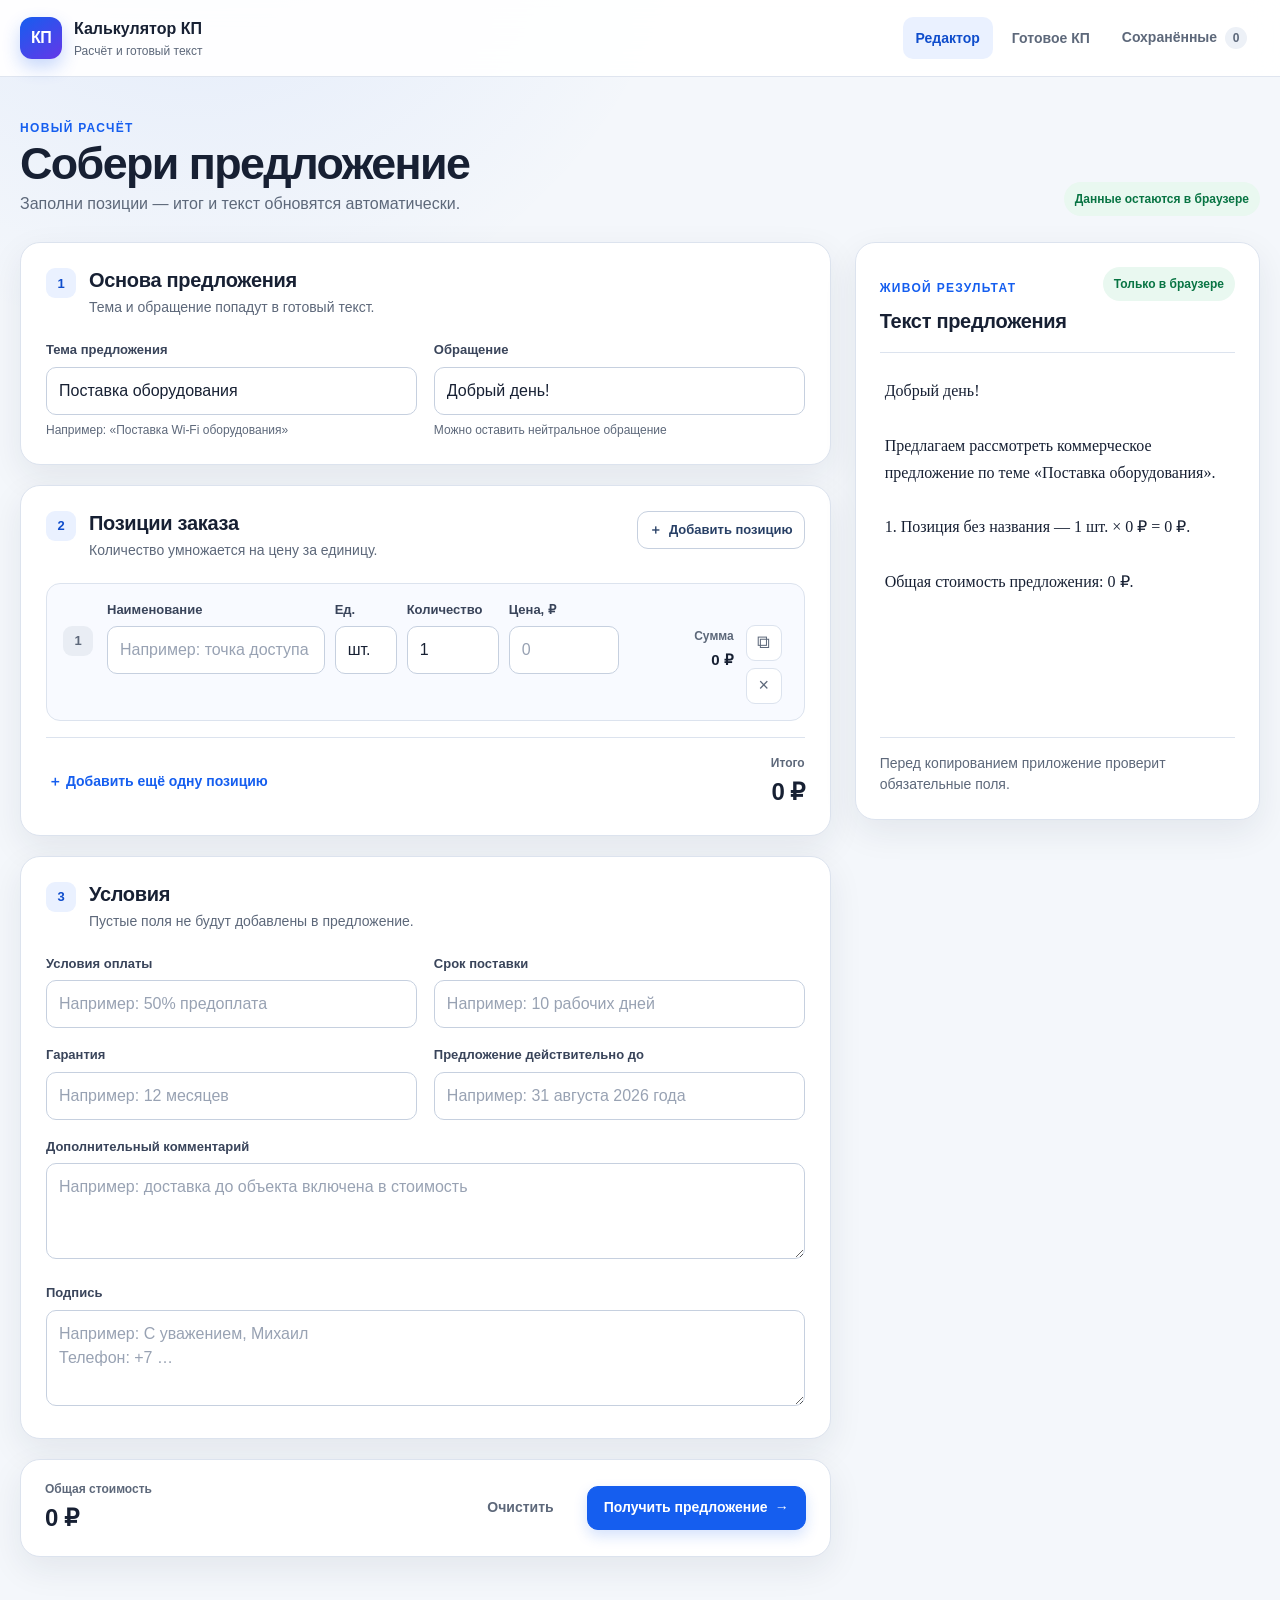
<file: index.html>
<!doctype html>
<html lang="ru">
  <head>
    <meta charset="utf-8">
    <meta name="viewport" content="width=device-width, initial-scale=1">
    <meta name="color-scheme" content="light">
    <meta name="theme-color" content="#155eef">
    <meta name="description" content="Калькулятор стоимости заказа и генератор коммерческих предложений">
    <title>Калькулятор коммерческого предложения</title>
    <link rel="stylesheet" href="styles.css">
  </head>
  <body>
    <a class="skip-link" href="#main-content">К основному содержанию</a>

    <header class="app-header">
      <div class="header-inner">
        <button class="brand" type="button" data-view-target="editor" aria-label="Открыть редактор">
          <span class="brand-mark" aria-hidden="true">КП</span>
          <span>
            <strong>Калькулятор КП</strong>
            <small>Расчёт и готовый текст</small>
          </span>
        </button>

        <nav class="app-nav" id="app-nav" aria-label="Разделы приложения">
          <button class="nav-button is-active" type="button" data-view-target="editor" aria-current="page">
            Редактор
          </button>
          <button class="nav-button" type="button" data-view-target="result">
            Готовое КП
          </button>
          <button class="nav-button" type="button" data-view-target="history">
            Сохранённые <span class="nav-count" id="history-count" aria-label="0 сохранённых">0</span>
          </button>
        </nav>
      </div>
    </header>

    <main id="main-content" class="app-main">
      <section class="app-view" id="editor-view" data-view="editor" aria-labelledby="editor-heading">
        <div class="view-heading">
          <div>
            <p class="eyebrow">Новый расчёт</p>
            <h1 id="editor-heading">Собери предложение</h1>
            <p>Заполни позиции — итог и текст обновятся автоматически.</p>
          </div>
          <span class="save-status" id="save-status" role="status">Данные остаются в браузере</span>
        </div>

        <div class="editor-layout">
          <form class="editor-form" id="quote-form" novalidate>
            <div class="form-error-summary" id="form-error-summary" role="alert" tabindex="-1" hidden></div>

            <section class="panel form-section" aria-labelledby="details-heading">
              <div class="section-heading">
                <span class="step-number" aria-hidden="true">1</span>
                <div>
                  <h2 id="details-heading">Основа предложения</h2>
                  <p>Тема и обращение попадут в готовый текст.</p>
                </div>
              </div>

              <div class="field-grid field-grid-two">
                <div class="field-group">
                  <label for="quote-title">Тема предложения</label>
                  <input id="quote-title" name="title" type="text" maxlength="160" autocomplete="off">
                  <p class="field-hint">Например: «Поставка Wi-Fi оборудования»</p>
                </div>
                <div class="field-group">
                  <label for="quote-greeting">Обращение</label>
                  <input id="quote-greeting" name="greeting" type="text" maxlength="120" autocomplete="off">
                  <p class="field-hint">Можно оставить нейтральное обращение</p>
                </div>
              </div>
            </section>

            <section class="panel form-section" aria-labelledby="items-heading">
              <div class="section-heading section-heading-actions">
                <div class="section-title-group">
                  <span class="step-number" aria-hidden="true">2</span>
                  <div>
                    <h2 id="items-heading">Позиции заказа</h2>
                    <p>Количество умножается на цену за единицу.</p>
                  </div>
                </div>
                <button class="button button-secondary button-small" type="button" data-action="add-item">
                  <span aria-hidden="true">＋</span> Добавить позицию
                </button>
              </div>

              <div class="items-list" id="items-list" aria-live="polite"></div>

              <div class="items-footer">
                <button class="text-button" type="button" data-action="add-item">
                  <span aria-hidden="true">＋</span> Добавить ещё одну позицию
                </button>
                <div class="running-total">
                  <span>Итого</span>
                  <strong id="editor-total">0 ₽</strong>
                </div>
              </div>
            </section>

            <section class="panel form-section" aria-labelledby="conditions-heading">
              <div class="section-heading">
                <span class="step-number" aria-hidden="true">3</span>
                <div>
                  <h2 id="conditions-heading">Условия</h2>
                  <p>Пустые поля не будут добавлены в предложение.</p>
                </div>
              </div>

              <div class="field-grid field-grid-two">
                <div class="field-group">
                  <label for="payment-terms">Условия оплаты</label>
                  <input id="payment-terms" name="paymentTerms" type="text" maxlength="240" placeholder="Например: 50% предоплата">
                </div>
                <div class="field-group">
                  <label for="delivery-terms">Срок поставки</label>
                  <input id="delivery-terms" name="deliveryTerms" type="text" maxlength="240" placeholder="Например: 10 рабочих дней">
                </div>
                <div class="field-group">
                  <label for="warranty">Гарантия</label>
                  <input id="warranty" name="warranty" type="text" maxlength="240" placeholder="Например: 12 месяцев">
                </div>
                <div class="field-group">
                  <label for="valid-until">Предложение действительно до</label>
                  <input id="valid-until" name="validUntil" type="text" maxlength="120" placeholder="Например: 31 августа 2026 года">
                </div>
                <div class="field-group field-span-two">
                  <label for="quote-note">Дополнительный комментарий</label>
                  <textarea id="quote-note" name="note" rows="3" maxlength="800" placeholder="Например: доставка до объекта включена в стоимость"></textarea>
                </div>
                <div class="field-group field-span-two">
                  <label for="quote-signature">Подпись</label>
                  <textarea id="quote-signature" name="signature" rows="3" maxlength="400" placeholder="Например: С уважением, Михаил&#10;Телефон: +7 …"></textarea>
                </div>
              </div>
            </section>

            <div class="form-actions panel">
              <div>
                <span class="form-actions-label">Общая стоимость</span>
                <strong id="form-total">0 ₽</strong>
              </div>
              <div class="button-row">
                <button class="button button-ghost" type="button" data-action="clear-draft">Очистить</button>
                <button class="button button-primary" type="button" data-action="open-result">
                  Получить предложение <span aria-hidden="true">→</span>
                </button>
              </div>
            </div>
          </form>

          <aside class="preview-panel panel" aria-labelledby="preview-heading">
            <div class="preview-heading-row">
              <div>
                <p class="eyebrow">Живой результат</p>
                <h2 id="preview-heading">Текст предложения</h2>
              </div>
              <span class="privacy-badge">Только в браузере</span>
            </div>
            <pre class="offer-text offer-text-preview" id="live-preview"></pre>
            <p class="preview-note">Перед копированием приложение проверит обязательные поля.</p>
          </aside>
        </div>
      </section>

      <section class="app-view" id="result-view" data-view="result" aria-labelledby="result-heading" hidden>
        <div class="view-heading result-page-heading">
          <div>
            <p class="eyebrow">Готово к использованию</p>
            <h1 id="result-heading" tabindex="-1">Коммерческое предложение</h1>
            <p id="result-topic">Проверь текст и выбери нужное действие.</p>
          </div>
          <div class="result-total-card">
            <span>Итого</span>
            <strong id="result-total">0 ₽</strong>
          </div>
        </div>

        <div class="result-layout">
          <article class="panel result-document" id="print-document">
            <div class="document-kicker">Коммерческое предложение</div>
            <pre class="offer-text" id="result-text"></pre>
          </article>

          <aside class="panel result-actions" aria-label="Действия с предложением">
            <h2>Что сделать с результатом</h2>
            <p>Все действия выполняются на этом устройстве.</p>
            <button class="button button-primary button-full" type="button" data-action="copy-result">Скопировать текст</button>
            <button class="button button-secondary button-full" type="button" data-action="download-result">Скачать .txt</button>
            <button class="button button-secondary button-full" type="button" data-action="print-result">Распечатать / PDF</button>
            <button class="button button-secondary button-full" type="button" data-action="save-offer">Сохранить в браузере</button>
            <hr>
            <button class="text-button" type="button" data-action="back-to-editor"><span aria-hidden="true">←</span> Вернуться к редактированию</button>
          </aside>
        </div>
      </section>

      <section class="app-view" id="history-view" data-view="history" aria-labelledby="history-heading" hidden>
        <div class="view-heading">
          <div>
            <p class="eyebrow">Локальная история</p>
            <h1 id="history-heading" tabindex="-1">Сохранённые предложения</h1>
            <p>Записи доступны только в этом браузере и исчезнут при очистке его данных.</p>
          </div>
          <button class="button button-primary" type="button" data-view-target="editor">Создать предложение</button>
        </div>

        <div class="empty-state panel" id="history-empty">
          <span class="empty-icon" aria-hidden="true">≡</span>
          <h2>Здесь пока пусто</h2>
          <p>Сформируй предложение и нажми «Сохранить в браузере».</p>
          <button class="button button-secondary" type="button" data-view-target="editor">Перейти в редактор</button>
        </div>

        <div class="history-grid" id="history-list" aria-live="polite"></div>
      </section>
    </main>

    <div class="toast" id="toast" role="status" aria-live="polite" aria-atomic="true" hidden></div>

    <template id="item-template">
      <article class="item-card" data-item-id="">
        <div class="item-index" aria-hidden="true"></div>
        <div class="item-fields">
          <div class="field-group item-name-field">
            <label>Наименование</label>
            <input type="text" data-field="name" maxlength="240" autocomplete="off" placeholder="Например: точка доступа">
            <p class="field-error" data-error-for="name" hidden></p>
          </div>
          <div class="field-group item-unit-field">
            <label>Ед.</label>
            <input type="text" data-field="unit" maxlength="24" autocomplete="off" placeholder="шт.">
          </div>
          <div class="field-group item-number-field">
            <label>Количество</label>
            <input type="text" inputmode="decimal" data-field="quantity" maxlength="20" autocomplete="off">
            <p class="field-error" data-error-for="quantity" hidden></p>
          </div>
          <div class="field-group item-number-field">
            <label>Цена, ₽</label>
            <input type="text" inputmode="decimal" data-field="price" maxlength="20" autocomplete="off" placeholder="0">
            <p class="field-error" data-error-for="price" hidden></p>
          </div>
          <div class="item-sum">
            <span>Сумма</span>
            <strong data-line-total>0 ₽</strong>
          </div>
        </div>
        <div class="item-actions">
          <button class="icon-button" type="button" data-action="duplicate-item" aria-label="Дублировать позицию" title="Дублировать">⧉</button>
          <button class="icon-button icon-button-danger" type="button" data-action="remove-item" aria-label="Удалить позицию" title="Удалить">×</button>
        </div>
      </article>
    </template>

    <template id="history-template">
      <article class="history-card panel" data-history-id="">
        <div class="history-card-main">
          <div class="history-card-topline">
            <time data-history-date></time>
            <span data-history-items></span>
          </div>
          <h2 data-history-title></h2>
          <strong class="history-total" data-history-total></strong>
        </div>
        <div class="history-actions">
          <button class="button button-primary button-small" type="button" data-history-action="view">Открыть</button>
          <button class="button button-secondary button-small" type="button" data-history-action="edit">Редактировать</button>
          <button class="button button-ghost button-small" type="button" data-history-action="copy">Копировать</button>
          <button class="button button-ghost button-small" type="button" data-history-action="duplicate">Создать копию</button>
          <button class="button button-danger button-small" type="button" data-history-action="delete">Удалить</button>
        </div>
      </article>
    </template>

    <script src="domain.js"></script>
    <script src="storage.js"></script>
    <script src="app.js"></script>
  </body>
</html>
</file>
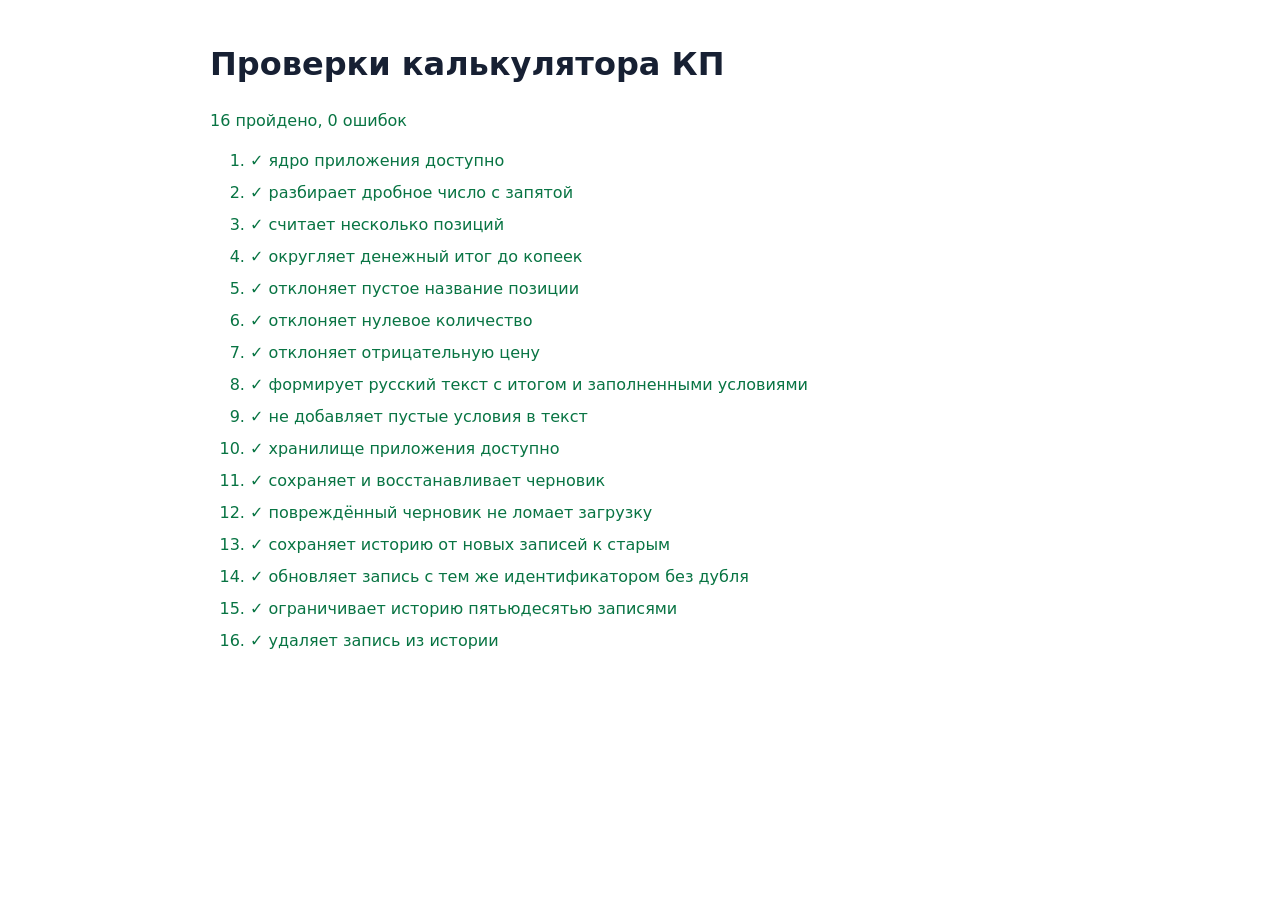
<file: tests.html>
<!doctype html>
<html lang="ru">
  <head>
    <meta charset="utf-8">
    <meta name="viewport" content="width=device-width, initial-scale=1">
    <title>Проверки калькулятора КП</title>
    <style>
      body { max-width: 860px; margin: 40px auto; padding: 0 20px; font: 16px/1.5 system-ui, sans-serif; color: #172033; }
      .pass { color: #087443; }
      .fail { color: #b42318; }
      li { margin: 8px 0; }
      code { background: #eef2f7; padding: 2px 5px; border-radius: 4px; }
    </style>
  </head>
  <body>
    <h1>Проверки калькулятора КП</h1>
    <p id="summary">Запуск…</p>
    <ol id="results"></ol>
    <script src="domain.js"></script>
    <script src="storage.js"></script>
    <script src="tests.js"></script>
  </body>
</html>
</file>
<file: styles.css>
:root {
  --bg: #f4f7fb;
  --surface: #ffffff;
  --surface-soft: #f8faff;
  --text: #172033;
  --text-soft: #5d687a;
  --border: #dce3ee;
  --border-strong: #c6d0df;
  --primary: #155eef;
  --primary-dark: #0f4dcc;
  --primary-soft: #eaf1ff;
  --success: #087443;
  --success-soft: #e9f8f0;
  --danger: #b42318;
  --danger-soft: #fff0ee;
  --shadow: 0 12px 34px rgba(20, 36, 66, 0.08);
  --radius-lg: 20px;
  --radius-md: 14px;
  --radius-sm: 10px;
  --max-width: 1480px;
}

* {
  box-sizing: border-box;
}

html {
  min-width: 320px;
  background: var(--bg);
  scroll-behavior: smooth;
}

body {
  margin: 0;
  color: var(--text);
  background:
    radial-gradient(circle at 15% -10%, rgba(21, 94, 239, 0.09), transparent 32rem),
    var(--bg);
  font-family: Inter, -apple-system, BlinkMacSystemFont, "Segoe UI", Roboto, Arial, sans-serif;
  font-size: 16px;
  line-height: 1.5;
}

button,
input,
textarea {
  font: inherit;
}

button {
  color: inherit;
}

button:not(:disabled) {
  cursor: pointer;
}

[hidden] {
  display: none !important;
}

.skip-link {
  position: fixed;
  z-index: 1000;
  top: 10px;
  left: 10px;
  transform: translateY(-160%);
  border-radius: 8px;
  padding: 10px 14px;
  color: #fff;
  background: var(--primary);
}

.skip-link:focus {
  transform: translateY(0);
}

.app-header {
  position: sticky;
  z-index: 20;
  top: 0;
  border-bottom: 1px solid rgba(220, 227, 238, 0.9);
  background: rgba(255, 255, 255, 0.92);
  backdrop-filter: blur(16px);
}

.header-inner {
  display: flex;
  align-items: center;
  justify-content: space-between;
  width: min(var(--max-width), calc(100% - 40px));
  min-height: 76px;
  margin: 0 auto;
  gap: 24px;
}

.brand {
  display: inline-flex;
  align-items: center;
  border: 0;
  padding: 0;
  gap: 12px;
  text-align: left;
  background: transparent;
}

.brand-mark {
  display: grid;
  width: 42px;
  height: 42px;
  place-items: center;
  border-radius: 12px;
  color: #fff;
  background: linear-gradient(145deg, var(--primary), #6537e8);
  font-weight: 800;
  letter-spacing: -0.04em;
  box-shadow: 0 8px 18px rgba(21, 94, 239, 0.24);
}

.brand strong,
.brand small {
  display: block;
}

.brand strong {
  font-size: 16px;
}

.brand small {
  margin-top: 1px;
  color: var(--text-soft);
  font-size: 12px;
}

.app-nav {
  display: flex;
  align-items: center;
  gap: 6px;
}

.nav-button {
  min-height: 42px;
  border: 0;
  border-radius: 10px;
  padding: 8px 13px;
  color: var(--text-soft);
  background: transparent;
  font-size: 14px;
  font-weight: 650;
}

.nav-button:hover {
  color: var(--text);
  background: var(--surface-soft);
}

.nav-button.is-active {
  color: var(--primary-dark);
  background: var(--primary-soft);
}

.nav-count {
  display: inline-grid;
  min-width: 22px;
  height: 22px;
  margin-left: 4px;
  place-items: center;
  border-radius: 999px;
  padding: 0 6px;
  color: var(--text-soft);
  background: #edf1f7;
  font-size: 12px;
}

.is-active .nav-count {
  color: var(--primary-dark);
  background: #d8e5ff;
}

.app-main {
  width: min(var(--max-width), calc(100% - 40px));
  margin: 0 auto;
  padding: 42px 0 72px;
}

.app-view {
  animation: view-in 180ms ease-out;
}

@keyframes view-in {
  from { opacity: 0; transform: translateY(5px); }
  to { opacity: 1; transform: translateY(0); }
}

.view-heading {
  display: flex;
  align-items: flex-end;
  justify-content: space-between;
  margin-bottom: 26px;
  gap: 24px;
}

.view-heading h1 {
  margin: 2px 0 5px;
  font-size: clamp(30px, 3.5vw, 46px);
  line-height: 1.08;
  letter-spacing: -0.035em;
}

.view-heading p {
  margin: 0;
  color: var(--text-soft);
}

.eyebrow {
  color: var(--primary) !important;
  font-size: 12px;
  font-weight: 800;
  letter-spacing: 0.11em;
  text-transform: uppercase;
}

.save-status,
.privacy-badge {
  display: inline-flex;
  align-items: center;
  min-height: 34px;
  border-radius: 999px;
  padding: 7px 11px;
  color: var(--success);
  background: var(--success-soft);
  font-size: 12px;
  font-weight: 700;
  white-space: nowrap;
}

.panel {
  border: 1px solid var(--border);
  border-radius: var(--radius-lg);
  background: var(--surface);
  box-shadow: var(--shadow);
}

.editor-layout {
  display: grid;
  grid-template-columns: minmax(0, 1.6fr) minmax(340px, 0.8fr);
  align-items: start;
  gap: 24px;
}

.editor-form {
  display: grid;
  gap: 20px;
  min-width: 0;
}

.form-section {
  padding: 25px;
}

.section-heading,
.section-title-group {
  display: flex;
  align-items: flex-start;
  gap: 13px;
}

.section-heading {
  margin-bottom: 22px;
}

.section-heading-actions {
  justify-content: space-between;
  gap: 18px;
}

.section-heading h2,
.preview-heading-row h2,
.result-actions h2,
.empty-state h2 {
  margin: 0;
  font-size: 20px;
  line-height: 1.25;
  letter-spacing: -0.015em;
}

.section-heading p,
.preview-note,
.result-actions p,
.empty-state p {
  margin: 4px 0 0;
  color: var(--text-soft);
  font-size: 14px;
}

.step-number {
  display: grid;
  flex: 0 0 auto;
  width: 30px;
  height: 30px;
  place-items: center;
  border-radius: 9px;
  color: var(--primary-dark);
  background: var(--primary-soft);
  font-size: 13px;
  font-weight: 800;
}

.field-grid {
  display: grid;
  gap: 17px;
}

.field-grid-two {
  grid-template-columns: repeat(2, minmax(0, 1fr));
}

.field-span-two {
  grid-column: 1 / -1;
}

.field-group {
  min-width: 0;
}

.field-group label {
  display: block;
  margin-bottom: 7px;
  color: #39445a;
  font-size: 13px;
  font-weight: 750;
}

input,
textarea {
  width: 100%;
  border: 1px solid var(--border-strong);
  border-radius: var(--radius-sm);
  padding: 11px 12px;
  color: var(--text);
  outline: none;
  background: #fff;
  transition: border-color 120ms, box-shadow 120ms;
}

input {
  min-height: 44px;
}

textarea {
  min-height: 88px;
  resize: vertical;
}

input:hover,
textarea:hover {
  border-color: #aeb9ca;
}

input:focus,
textarea:focus {
  border-color: var(--primary);
  box-shadow: 0 0 0 3px rgba(21, 94, 239, 0.13);
}

input[aria-invalid="true"] {
  border-color: var(--danger);
  box-shadow: 0 0 0 3px rgba(180, 35, 24, 0.1);
}

::placeholder {
  color: #98a2b3;
}

.field-hint,
.field-error {
  margin: 6px 0 0;
  font-size: 12px;
}

.field-hint {
  color: var(--text-soft);
}

.field-error {
  color: var(--danger);
  font-weight: 650;
}

.items-list {
  display: grid;
  gap: 12px;
}

.item-card {
  position: relative;
  display: grid;
  grid-template-columns: 32px minmax(0, 1fr) 42px;
  align-items: start;
  border: 1px solid var(--border);
  border-radius: var(--radius-md);
  padding: 16px;
  gap: 12px;
  background: var(--surface-soft);
}

.item-index {
  display: grid;
  width: 30px;
  height: 30px;
  margin-top: 26px;
  place-items: center;
  border-radius: 9px;
  color: var(--text-soft);
  background: #e9edf4;
  font-size: 13px;
  font-weight: 800;
}

.item-fields {
  display: grid;
  grid-template-columns: minmax(160px, 2fr) minmax(62px, 0.55fr) minmax(92px, 0.8fr) minmax(110px, 1fr) minmax(105px, 0.8fr);
  align-items: start;
  gap: 10px;
}

.item-sum {
  min-height: 70px;
  padding-top: 27px;
  text-align: right;
}

.item-sum span,
.running-total span,
.form-actions-label,
.result-total-card span {
  display: block;
  color: var(--text-soft);
  font-size: 12px;
  font-weight: 700;
}

.item-sum strong {
  display: block;
  margin-top: 4px;
  font-size: 15px;
  white-space: nowrap;
}

.item-actions {
  display: grid;
  gap: 7px;
  padding-top: 25px;
}

.icon-button {
  display: grid;
  width: 36px;
  height: 36px;
  border: 1px solid var(--border);
  border-radius: 9px;
  place-items: center;
  color: var(--text-soft);
  background: #fff;
  font-size: 18px;
}

.icon-button:hover {
  color: var(--primary);
  border-color: #b7c9ee;
  background: var(--primary-soft);
}

.icon-button-danger:hover {
  color: var(--danger);
  border-color: #efb3ad;
  background: var(--danger-soft);
}

.items-footer,
.form-actions,
.button-row,
.preview-heading-row {
  display: flex;
  align-items: center;
  justify-content: space-between;
  gap: 16px;
}

.items-footer {
  margin-top: 16px;
  padding-top: 16px;
  border-top: 1px solid var(--border);
}

.running-total {
  text-align: right;
}

.running-total strong,
.form-actions strong {
  display: block;
  margin-top: 2px;
  font-size: 24px;
  letter-spacing: -0.025em;
}

.form-actions {
  padding: 20px 24px;
}

.button {
  display: inline-flex;
  min-height: 44px;
  align-items: center;
  justify-content: center;
  border: 1px solid transparent;
  border-radius: 11px;
  padding: 10px 16px;
  gap: 7px;
  font-size: 14px;
  font-weight: 750;
  text-decoration: none;
  transition: transform 100ms, border-color 100ms, background 100ms;
}

.button:active {
  transform: translateY(1px);
}

.button-primary {
  color: #fff;
  border-color: var(--primary);
  background: var(--primary);
  box-shadow: 0 6px 14px rgba(21, 94, 239, 0.18);
}

.button-primary:hover {
  border-color: var(--primary-dark);
  background: var(--primary-dark);
}

.button-secondary {
  color: #284066;
  border-color: var(--border-strong);
  background: #fff;
}

.button-secondary:hover,
.button-ghost:hover {
  border-color: #adc0df;
  background: var(--primary-soft);
}

.button-ghost {
  color: var(--text-soft);
  border-color: transparent;
  background: transparent;
}

.button-danger {
  color: var(--danger);
  border-color: #efc0bb;
  background: #fff;
}

.button-danger:hover {
  background: var(--danger-soft);
}

.button-small {
  min-height: 38px;
  padding: 7px 11px;
  font-size: 13px;
}

.button-full {
  width: 100%;
}

.text-button {
  min-height: 40px;
  border: 0;
  padding: 7px 2px;
  color: var(--primary);
  background: transparent;
  font-size: 14px;
  font-weight: 750;
}

.text-button:hover {
  color: var(--primary-dark);
  text-decoration: underline;
}

.button:focus-visible,
.text-button:focus-visible,
.nav-button:focus-visible,
.brand:focus-visible,
.icon-button:focus-visible {
  outline: 3px solid rgba(21, 94, 239, 0.3);
  outline-offset: 2px;
}

.form-error-summary {
  border: 1px solid #efb3ad;
  border-radius: var(--radius-md);
  padding: 14px 16px;
  color: #8f1710;
  background: var(--danger-soft);
  font-weight: 650;
}

.preview-panel {
  position: sticky;
  top: 100px;
  max-height: calc(100vh - 124px);
  overflow: auto;
  padding: 24px;
}

.preview-heading-row {
  align-items: flex-start;
  padding-bottom: 18px;
  border-bottom: 1px solid var(--border);
}

.offer-text {
  margin: 0;
  white-space: pre-wrap;
  word-break: break-word;
  font: 16px/1.7 Georgia, "Times New Roman", serif;
}

.offer-text-preview {
  min-height: 380px;
  padding: 24px 5px;
}

.preview-note {
  border-top: 1px solid var(--border);
  padding-top: 15px;
}

.result-page-heading {
  align-items: center;
}

.result-total-card {
  min-width: 190px;
  border: 1px solid #bed0f4;
  border-radius: 16px;
  padding: 14px 17px;
  text-align: right;
  background: var(--primary-soft);
}

.result-total-card strong {
  display: block;
  margin-top: 2px;
  color: var(--primary-dark);
  font-size: 26px;
  letter-spacing: -0.03em;
}

.result-layout {
  display: grid;
  grid-template-columns: minmax(0, 1fr) 320px;
  align-items: start;
  gap: 24px;
}

.result-document {
  min-height: 680px;
  padding: clamp(28px, 5vw, 64px);
}

.document-kicker {
  margin-bottom: 34px;
  padding-bottom: 18px;
  border-bottom: 2px solid var(--text);
  font-size: 13px;
  font-weight: 800;
  letter-spacing: 0.11em;
  text-transform: uppercase;
}

.result-actions {
  position: sticky;
  top: 100px;
  display: grid;
  gap: 10px;
  padding: 22px;
}

.result-actions p {
  margin-bottom: 8px;
}

.result-actions hr {
  width: 100%;
  height: 1px;
  margin: 8px 0;
  border: 0;
  background: var(--border);
}

.empty-state {
  display: grid;
  max-width: 560px;
  min-height: 320px;
  margin: 60px auto;
  place-items: center;
  align-content: center;
  padding: 40px;
  text-align: center;
}

.empty-icon {
  display: grid;
  width: 58px;
  height: 58px;
  margin-bottom: 18px;
  place-items: center;
  border-radius: 18px;
  color: var(--primary);
  background: var(--primary-soft);
  font-size: 30px;
  font-weight: 800;
}

.empty-state .button {
  margin-top: 20px;
}

.history-grid {
  display: grid;
  grid-template-columns: repeat(2, minmax(0, 1fr));
  gap: 18px;
}

.history-card {
  display: flex;
  flex-direction: column;
  justify-content: space-between;
  min-height: 235px;
  padding: 22px;
}

.history-card-topline {
  display: flex;
  align-items: center;
  justify-content: space-between;
  margin-bottom: 12px;
  gap: 12px;
  color: var(--text-soft);
  font-size: 12px;
  font-weight: 650;
}

.history-card h2 {
  margin: 0;
  font-size: 20px;
  line-height: 1.3;
}

.history-total {
  display: block;
  margin-top: 18px;
  font-size: 26px;
  letter-spacing: -0.03em;
}

.history-actions {
  display: flex;
  flex-wrap: wrap;
  margin-top: 22px;
  padding-top: 17px;
  border-top: 1px solid var(--border);
  gap: 7px;
}

.toast {
  position: fixed;
  z-index: 100;
  right: 22px;
  bottom: 22px;
  max-width: min(420px, calc(100% - 44px));
  border: 1px solid #b6dcc9;
  border-radius: 13px;
  padding: 13px 16px;
  color: #075d37;
  background: #f0fbf5;
  box-shadow: 0 14px 34px rgba(24, 44, 73, 0.18);
  font-size: 14px;
  font-weight: 700;
}

.toast.is-error {
  color: #8f1710;
  border-color: #efb3ad;
  background: var(--danger-soft);
}

@media (max-width: 1180px) {
  .editor-layout {
    grid-template-columns: 1fr;
  }

  .preview-panel {
    position: static;
    max-height: none;
  }

  .offer-text-preview {
    min-height: 260px;
  }

  .item-fields {
    grid-template-columns: minmax(180px, 2fr) 70px 100px 120px;
  }

  .item-sum {
    grid-column: 1 / -1;
    min-height: 0;
    padding-top: 2px;
    text-align: left;
  }
}

@media (max-width: 800px) {
  .header-inner {
    width: min(100% - 24px, var(--max-width));
    min-height: auto;
    align-items: stretch;
    flex-direction: column;
    padding: 12px 0 10px;
    gap: 10px;
  }

  .brand small {
    display: none;
  }

  .app-nav {
    display: grid;
    grid-template-columns: repeat(3, 1fr);
  }

  .nav-button {
    min-width: 0;
    padding: 8px 6px;
    font-size: 12px;
  }

  .app-main {
    width: min(100% - 24px, var(--max-width));
    padding: 28px 0 56px;
  }

  .view-heading {
    align-items: flex-start;
    flex-direction: column;
    margin-bottom: 20px;
    gap: 14px;
  }

  .view-heading h1 {
    font-size: 32px;
  }

  .form-section {
    padding: 20px;
  }

  .section-heading-actions {
    align-items: stretch;
    flex-direction: column;
  }

  .section-heading-actions > .button {
    align-self: flex-start;
  }

  .field-grid-two {
    grid-template-columns: 1fr;
  }

  .field-span-two {
    grid-column: auto;
  }

  .item-card {
    grid-template-columns: 30px minmax(0, 1fr);
  }

  .item-fields {
    grid-template-columns: repeat(2, minmax(0, 1fr));
  }

  .item-name-field {
    grid-column: 1 / -1;
  }

  .item-unit-field {
    max-width: none;
  }

  .item-actions {
    grid-column: 2;
    display: flex;
    justify-content: flex-end;
    padding-top: 2px;
  }

  .items-footer,
  .form-actions {
    align-items: stretch;
    flex-direction: column;
  }

  .running-total {
    text-align: left;
  }

  .form-actions .button-row {
    width: 100%;
  }

  .form-actions .button {
    flex: 1;
  }

  .result-layout {
    grid-template-columns: 1fr;
  }

  .result-actions {
    position: static;
    order: -1;
  }

  .result-document {
    min-height: 520px;
    padding: 28px 22px;
  }

  .history-grid {
    grid-template-columns: 1fr;
  }
}

@media (max-width: 480px) {
  .nav-button {
    font-size: 11px;
  }

  .nav-count {
    min-width: 19px;
    height: 19px;
    padding: 0 5px;
  }

  .view-heading h1 {
    font-size: 29px;
  }

  .form-section,
  .preview-panel,
  .result-actions,
  .history-card {
    padding: 17px;
  }

  .section-heading {
    margin-bottom: 18px;
  }

  .item-card {
    grid-template-columns: 1fr;
    padding: 14px;
  }

  .item-index {
    margin-top: 0;
  }

  .item-fields {
    grid-template-columns: 1fr;
  }

  .item-name-field,
  .item-sum {
    grid-column: auto;
  }

  .item-actions {
    grid-column: 1;
  }

  .items-footer .text-button {
    align-self: flex-start;
  }

  .button-row {
    align-items: stretch;
    flex-direction: column-reverse;
  }

  .form-actions .button {
    width: 100%;
  }

  .preview-heading-row {
    align-items: flex-start;
    flex-direction: column;
  }

  .offer-text {
    font-size: 15px;
  }

  .result-total-card {
    width: 100%;
    text-align: left;
  }

  .history-card-topline {
    align-items: flex-start;
    flex-direction: column;
  }

  .toast {
    right: 12px;
    bottom: 12px;
    max-width: calc(100% - 24px);
  }
}

@media (prefers-reduced-motion: reduce) {
  *,
  *::before,
  *::after {
    scroll-behavior: auto !important;
    animation-duration: 0.01ms !important;
    animation-iteration-count: 1 !important;
    transition-duration: 0.01ms !important;
  }
}

@media print {
  @page {
    margin: 18mm;
  }

  body {
    color: #000;
    background: #fff;
  }

  .app-header,
  #editor-view,
  #history-view,
  .result-page-heading,
  .result-actions,
  .toast {
    display: none !important;
  }

  .app-main {
    width: 100%;
    margin: 0;
    padding: 0;
  }

  #result-view,
  .result-layout,
  .result-document {
    display: block !important;
  }

  .result-document {
    min-height: 0;
    border: 0;
    border-radius: 0;
    padding: 0;
    box-shadow: none;
  }

  .offer-text {
    color: #000;
    font-size: 12pt;
  }
}
</file>
